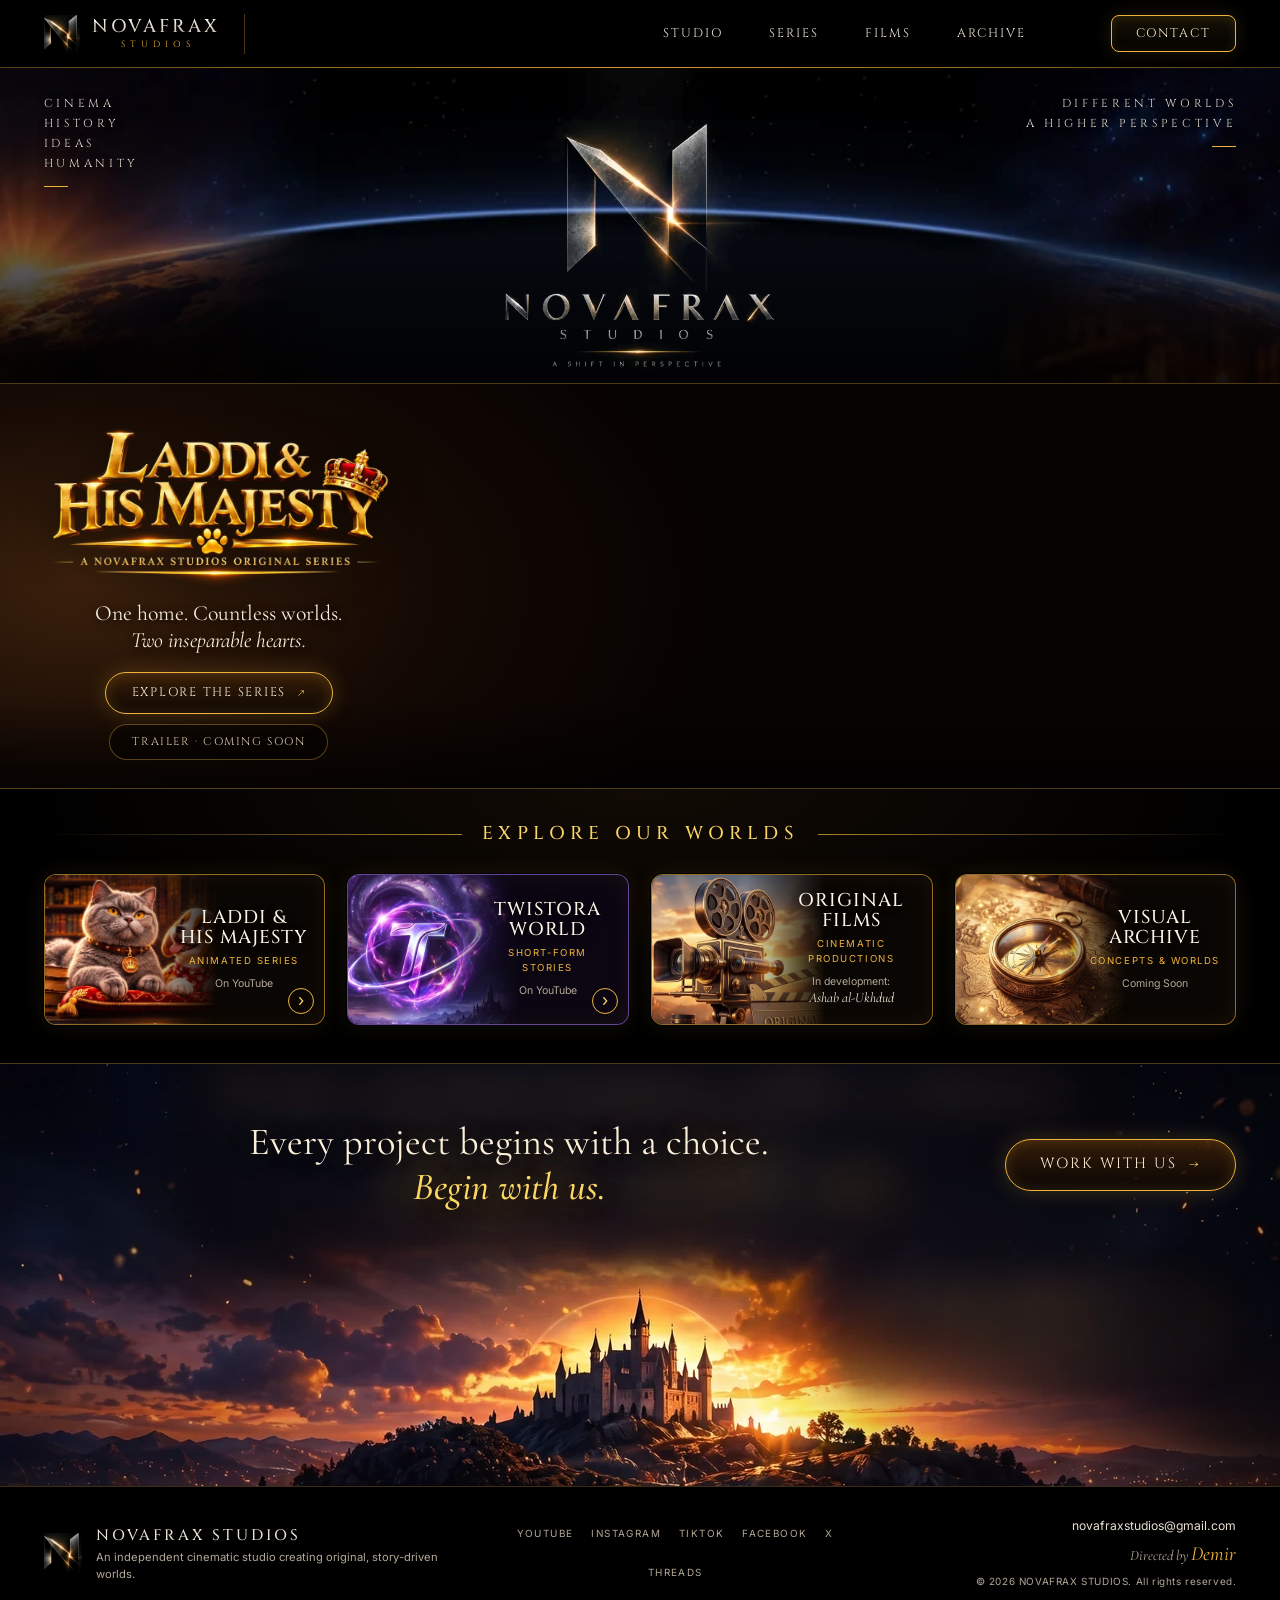
<file: index.html>
<!DOCTYPE html>
<html lang="en" dir="ltr">
<head>
  <meta charset="utf-8">
  <meta name="viewport" content="width=device-width,initial-scale=1,viewport-fit=cover">
  <title>NOVAFRAX STUDIOS — A Shift in Perspective</title>
  <meta name="description" content="NOVAFRAX STUDIOS is an independent cinematic studio creating original, story-driven worlds: LADDI &amp; HIS MAJESTY, Twistora World, Original Films and the Visual Archive.">
  <meta name="theme-color" content="#000000">
  <meta property="og:title" content="NOVAFRAX STUDIOS">
  <meta property="og:description" content="A Shift in Perspective. Original series, films and visual worlds.">
  <meta property="og:type" content="website">
  <meta property="og:url" content="https://novafraxstudios.com/">
  <meta property="og:image" content="https://novafraxstudios.com/assets/img/og-novafrax-1200x630.jpg">
  <meta property="og:image:width" content="1200">
  <meta property="og:image:height" content="630">
  <meta property="og:image:alt" content="NOVAFRAX STUDIOS — A Shift in Perspective">
  <meta property="og:site_name" content="NOVAFRAX STUDIOS">
  <meta property="og:locale" content="en_US">
  <meta name="twitter:card" content="summary_large_image">
  <meta name="twitter:title" content="NOVAFRAX STUDIOS">
  <meta name="twitter:description" content="A Shift in Perspective. Original series, films and visual worlds.">
  <meta name="twitter:image" content="https://novafraxstudios.com/assets/img/og-novafrax-1200x630.jpg">
  <link rel="canonical" href="https://novafraxstudios.com/">
  <link rel="icon" href="favicon.ico" sizes="any">
  <link rel="apple-touch-icon" href="assets/img/apple-touch-icon.png">
  <link rel="preload" as="image" href="assets/comp/horizon-1920.webp" imagesrcset="assets/comp/horizon-768.webp 768w, assets/comp/horizon-1280.webp 1280w, assets/comp/horizon-1920.webp 1920w, assets/comp/horizon-2560.webp 2560w" imagesizes="100vw" fetchpriority="high">
  <link rel="preconnect" href="https://fonts.googleapis.com">
  <link rel="preconnect" href="https://fonts.gstatic.com" crossorigin>
  <link href="https://fonts.googleapis.com/css2?family=Cinzel:wght@400;500;600&amp;family=Cormorant+Garamond:ital,wght@0,400;0,500;1,400;1,500&amp;family=Inter:wght@300;400;500&amp;display=swap" rel="stylesheet">
  <link rel="stylesheet" href="assets/comp.css">
  <script type="application/ld+json">{"@context":"https://schema.org","@type":"Organization","name":"NOVAFRAX STUDIOS","url":"https://novafraxstudios.com/","logo":"https://novafraxstudios.com/assets/img/novafrax-mark.webp","email":"novafraxstudios@gmail.com","sameAs":["https://www.youtube.com/@NovafraxStudios","https://instagram.com/novafraxstudios","https://tiktok.com/@novafraxstudios","https://www.facebook.com/novafraxstudios/","https://x.com/novafraxstudios","https://www.threads.com/@novafraxstudios"]}</script>
</head>
<body>
  <a class="skip" href="#main">Skip to content</a>
  <header class="hdr">
    <a class="hdr-brand" href="#top" aria-label="NOVAFRAX STUDIOS — home">
      <img src="assets/img/novafrax-n-120.webp" alt="" width="114" height="120">
      <span class="hdr-word"><b>NOVAFRAX</b><small>STUDIOS</small></span>
    </a>
    <nav class="hdr-nav" id="menu" aria-label="Primary navigation">
      <a href="#top">Studio</a>
      <a href="#laddi">Series</a>
      <a href="#films">Films</a>
      <a href="#archive">Archive</a>
      <a class="hdr-contact" href="#contact">Contact</a>
    </nav>
    <button class="hdr-burger" type="button" aria-label="Open navigation" aria-controls="menu" aria-expanded="false"><span></span><span></span><span></span></button>
  </header>

  <main id="main">
    <section class="hero" id="top" aria-label="NOVAFRAX STUDIOS">
      <img class="hero-bg" src="assets/comp/horizon-1920.webp" srcset="assets/comp/horizon-768.webp 768w, assets/comp/horizon-1280.webp 1280w, assets/comp/horizon-1920.webp 1920w, assets/comp/horizon-2560.webp 2560w" sizes="100vw" width="1920" height="293" alt="" fetchpriority="high">
      <h1 class="sr-only">NOVAFRAX STUDIOS — A Shift in Perspective</h1>
      <ul class="hero-side hero-left"><li>Cinema</li><li>History</li><li>Ideas</li><li>Humanity</li></ul>
      <img class="hero-mark" src="assets/img/novafrax-mark.webp" alt="NOVAFRAX STUDIOS — A Shift in Perspective" width="640" height="640">
      <p class="hero-side hero-right">Different worlds<br>A higher perspective</p>
    </section>

    <section class="laddi" id="laddi" aria-label="LADDI &amp; HIS MAJESTY">
      <picture class="laddi-art">
        <source media="(max-width: 760px)" srcset="assets/comp/laddi-mobile-768.webp 768w, assets/comp/laddi-mobile-1080.webp 1080w" sizes="100vw" width="1080" height="624">
        <img src="assets/comp/laddi-1920.webp" srcset="assets/comp/laddi-1280.webp 1280w, assets/comp/laddi-1920.webp 1920w" sizes="78vw" width="1920" height="630" alt="Tom the grey British Shorthair rests on his red velvet cushion beside Laddi the Cavalier puppy, with Athena the owl, Bubbles the hamster and the mice beside the magic book in the old library." decoding="async">
      </picture>
      <div class="laddi-copy">
        <h2 class="laddi-title"><img src="assets/img/laddi-title-900.webp" srcset="assets/img/laddi-title-900.webp 900w, assets/img/laddi-title-1774.webp 1774w" sizes="(max-width:760px) 82vw, 420px" width="900" height="450" alt="LADDI &amp; HIS MAJESTY — A Novafrax Studios Original Series"></h2>
        <p class="laddi-tag">One home. Countless worlds.<br><em>Two inseparable hearts.</em></p>
        <div class="laddi-actions">
          <a class="pill pill-gold" href="https://www.youtube.com/@NovafraxStudios" target="_blank" rel="noopener noreferrer">Explore the Series <span aria-hidden="true">↗</span></a>
          <p class="pill pill-quiet">Trailer · Coming Soon</p>
        </div>
      </div>
    </section>

    <section class="worlds" id="worlds" aria-labelledby="worlds-h">
      <h2 class="rule-h" id="worlds-h"><span>Explore Our Worlds</span></h2>
      <div class="cards">
        <a class="card" href="https://www.youtube.com/@NovafraxStudios" target="_blank" rel="noopener noreferrer">
          <img class="card-art art-laddi" src="assets/comp/laddi-card-480.webp" srcset="assets/comp/laddi-card-480.webp 480w, assets/comp/laddi-card-768.webp 768w" sizes="(max-width:760px) 52vw, 14vw" width="480" height="305" alt="" loading="lazy" decoding="async">
          <span class="card-copy"><b class="card-name">LADDI &amp;<br>His Majesty</b><span class="card-kind">Animated Series</span><span class="card-meta">On YouTube</span></span>
          <span class="card-go" aria-hidden="true">›</span>
        </a>
        <a class="card card-twistora" id="twistora" href="https://www.youtube.com/@TwistoraMediaOfficial" target="_blank" rel="noopener noreferrer">
          <img class="card-art" src="assets/comp/twistora-480.webp" srcset="assets/comp/twistora-480.webp 480w, assets/comp/twistora-768.webp 768w" sizes="(max-width:760px) 52vw, 14vw" width="480" height="478" alt="" loading="lazy" decoding="async">
          <span class="card-copy"><b class="card-name">Twistora<br>World</b><span class="card-kind">Short-Form Stories</span><span class="card-meta">On YouTube</span></span>
          <span class="card-go" aria-hidden="true">›</span>
        </a>
        <div class="card" id="films">
          <img class="card-art art-films" src="assets/comp/films-480.webp" srcset="assets/comp/films-480.webp 480w, assets/comp/films-768.webp 768w" sizes="(max-width:760px) 52vw, 14vw" width="480" height="584" alt="" loading="lazy" decoding="async">
          <span class="card-copy"><b class="card-name">Original<br>Films</b><span class="card-kind">Cinematic Productions</span><span class="card-meta">In development:<br><em>Ashab al-Ukhdud</em></span></span>
        </div>
        <div class="card" id="archive">
          <img class="card-art" src="assets/comp/archive-480.webp" srcset="assets/comp/archive-480.webp 480w, assets/comp/archive-768.webp 768w" sizes="(max-width:760px) 52vw, 14vw" width="480" height="504" alt="" loading="lazy" decoding="async">
          <span class="card-copy"><b class="card-name">Visual<br>Archive</b><span class="card-kind">Concepts &amp; Worlds</span><span class="card-meta">Coming Soon</span></span>
        </div>
      </div>
    </section>

    <section class="closing" id="contact" aria-labelledby="closing-h">
      <img class="closing-bg" src="assets/comp/closing-1920.webp" srcset="assets/comp/closing-768.webp 768w, assets/comp/closing-1280.webp 1280w, assets/comp/closing-1920.webp 1920w" sizes="100vw" width="1920" height="1072" alt="" loading="lazy" decoding="async">
      <div class="closing-copy">
        <h2 id="closing-h">Every project begins with a choice.<br><em>Begin with us.</em></h2>
        <a class="pill pill-gold pill-lg" href="mailto:novafraxstudios@gmail.com">Work With Us <span aria-hidden="true">→</span></a>
      </div>
    </section>
  </main>

  <footer class="ftr">
    <div class="ftr-brand"><img src="assets/img/novafrax-n-120.webp" alt="" width="57" height="60"><span><b>NOVAFRAX STUDIOS</b><small>An independent cinematic studio creating original, story-driven worlds.</small></span></div>
    <nav class="ftr-social" aria-label="Social">
      <a href="https://www.youtube.com/@NovafraxStudios" target="_blank" rel="noopener noreferrer">YouTube</a>
      <a href="https://instagram.com/novafraxstudios" target="_blank" rel="noopener noreferrer">Instagram</a>
      <a href="https://tiktok.com/@novafraxstudios" target="_blank" rel="noopener noreferrer">TikTok</a>
      <a href="https://www.facebook.com/novafraxstudios/" target="_blank" rel="noopener noreferrer">Facebook</a>
      <a href="https://x.com/novafraxstudios" target="_blank" rel="noopener noreferrer">X</a>
      <a href="https://www.threads.com/@novafraxstudios" target="_blank" rel="noopener noreferrer">Threads</a>
    </nav>
    <div class="ftr-end">
      <a class="ftr-mail" href="mailto:novafraxstudios@gmail.com">novafraxstudios@gmail.com</a>
      <p class="ftr-sign">Directed by <em>Demir</em></p>
      <p class="ftr-copy">© 2026 NOVAFRAX STUDIOS. All rights reserved.</p>
    </div>
  </footer>
  <script src="assets/ddv1.js"></script>
</body>
</html>
</file>
<file: assets/comp.css>
/* NOVAFRAX STUDIOS — home, comp style (Demir comps 2026-11-23). Black + metallic gold. */
:root{--gold:#EFB33C;--gold-hi:#FAD663;--gold-sh:#C36707;--cream:#FAEBD3;--bone:#e8dfd1;--muted:#b3a897;--line:rgba(239,179,60,.32);
  --display:Cinzel,"Cormorant Garamond",Georgia,serif;--serif:"Cormorant Garamond",Georgia,serif;--sans:Inter,Arial,sans-serif;--hdr:68px;--pad:clamp(18px,3.4vw,56px)}
*{box-sizing:border-box}
html{scroll-behavior:smooth;background:#000}
body{margin:0;background:#000;color:var(--bone);font-family:var(--sans);line-height:1.55;overflow-x:hidden;-webkit-font-smoothing:antialiased}
img{display:block;max-width:100%}
a{color:inherit}
section[id],.card[id]{scroll-margin-top:calc(var(--hdr) + 12px)}
.sr-only{position:absolute!important;width:1px;height:1px;margin:-1px;overflow:hidden;clip:rect(0,0,0,0);white-space:nowrap;border:0}
.skip{position:fixed;z-index:200;left:16px;top:10px;transform:translateY(-200%);padding:10px 16px;background:var(--gold);color:#000;text-decoration:none;font-size:.7rem;letter-spacing:.14em}
.skip:focus{transform:none}
:focus-visible{outline:1px solid var(--gold-hi);outline-offset:4px}

/* header */
.hdr{position:fixed;z-index:100;inset:0 0 auto;height:var(--hdr);padding:0 var(--pad);display:grid;grid-template-columns:auto 1fr;align-items:center;gap:24px;background:linear-gradient(#000000f2,#000000d0);border-bottom:1px solid rgba(239,179,60,.35);backdrop-filter:blur(8px)}
.hdr:after{content:"";position:absolute;left:0;right:0;bottom:-1px;height:1px;background:linear-gradient(90deg,transparent,var(--gold) 50%,transparent);opacity:.8}
.hdr-brand{display:flex;align-items:center;gap:12px;text-decoration:none;padding-right:24px;border-right:1px solid rgba(239,179,60,.3);height:40px}
.hdr-brand img{height:38px;width:auto}
.hdr-word{display:flex;flex-direction:column;line-height:1;font-family:var(--display)}
.hdr-word b{font-weight:500;font-size:1.15rem;letter-spacing:.16em;background:linear-gradient(180deg,#fbf6ec,#bdb4a6);-webkit-background-clip:text;background-clip:text;color:transparent}
.hdr-word small{margin-top:4px;font-size:.56rem;letter-spacing:.55em;color:var(--gold);text-align:center;padding-left:.5em}
.hdr-nav{display:flex;align-items:center;justify-content:flex-end;gap:clamp(22px,3.6vw,56px)}
.hdr-nav a{font-family:var(--display);font-size:.78rem;letter-spacing:.16em;text-transform:uppercase;text-decoration:none;color:#ece3d4;transition:color .3s}
.hdr-nav a:hover{color:var(--gold-hi)}
.hdr-nav .hdr-contact{margin-left:clamp(8px,3vw,48px);padding:8px 24px;border:1px solid var(--gold);border-radius:8px;color:var(--cream);background:linear-gradient(180deg,rgba(239,179,60,.10),rgba(0,0,0,.2));box-shadow:0 0 18px rgba(239,179,60,.14),inset 0 0 12px rgba(239,179,60,.12)}
.hdr-burger{display:none}

/* hero: photographic horizon + official mark */
.hero{position:relative;height:clamp(380px,30vw,470px);padding-top:var(--hdr);overflow:hidden;display:grid;grid-template-columns:1fr auto 1fr;align-items:center;border-bottom:1px solid var(--line)}
.hero-bg{position:absolute;inset:var(--hdr) 0 0;width:100%;height:calc(100% - var(--hdr));object-fit:cover;object-position:50% 40%}
.hero:after{content:"";position:absolute;inset:auto 0 0;height:40%;background:linear-gradient(transparent,#000c);pointer-events:none}
.hero-mark{position:relative;z-index:2;grid-column:2;height:min(calc(100% - 4px),360px);width:auto;mix-blend-mode:screen}
.hero-side{position:relative;z-index:2;align-self:start;margin:clamp(16px,2vw,30px) 0 0;padding:0;list-style:none;font-family:var(--display);font-size:.72rem;line-height:1.75;letter-spacing:.32em;text-transform:uppercase;color:#e2d9ca;text-shadow:0 1px 8px #000}
.hero-side:after{content:"";display:block;width:24px;height:1px;margin-top:12px;background:var(--gold)}
.hero-left{justify-self:start;padding-left:var(--pad)}
.hero-right{justify-self:end;text-align:right;padding-right:var(--pad)}
.hero-right:after{margin-left:auto}

/* LADDI flagship band */
.laddi{position:relative;display:flex;align-items:center;min-height:clamp(360px,27vw,520px);overflow:hidden;border-bottom:1px solid var(--line);
  background:radial-gradient(ellipse 50% 90% at 6% 50%,#3a200c 0%,#140904 55%,#070302 100%)}
.laddi-art{position:absolute;inset:0 0 0 22%}
.laddi-art img{width:100%;height:100%;object-fit:cover;object-position:60% 50%;-webkit-mask-image:linear-gradient(90deg,transparent 0,#000 16%);mask-image:linear-gradient(90deg,transparent 0,#000 16%)}
.laddi:after{content:"";position:absolute;inset:auto 0 0;height:22%;background:linear-gradient(transparent,#000a);pointer-events:none}
.laddi-copy{position:relative;z-index:2;width:clamp(300px,29vw,460px);margin-left:clamp(14px,2.6vw,44px);padding:28px 0;display:flex;flex-direction:column;align-items:center;text-align:center}
.laddi-title{margin:0;width:100%;line-height:0}
.laddi-title img{width:100%;height:auto;filter:drop-shadow(0 6px 18px rgba(0,0,0,.7))}
.laddi-tag{margin:2px 0 18px;font-family:var(--serif);font-size:clamp(1.25rem,1.7vw,1.6rem);line-height:1.25;color:#f6ede0;text-shadow:0 2px 10px #000}
.laddi-tag em{color:var(--cream)}
.laddi-actions{display:flex;flex-direction:column;align-items:center;gap:10px}
.pill{display:inline-flex;align-items:center;justify-content:center;gap:12px;margin:0;padding:9px 26px;min-height:42px;border-radius:999px;font-family:var(--display);font-size:.78rem;letter-spacing:.14em;text-transform:uppercase;text-decoration:none}
.pill-gold{border:1px solid var(--gold);color:var(--cream);background:linear-gradient(180deg,rgba(60,32,8,.85),rgba(10,5,2,.85));box-shadow:0 0 22px rgba(239,179,60,.22),inset 0 0 14px rgba(239,179,60,.18);transition:box-shadow .3s,border-color .3s}
.pill-gold:hover{border-color:var(--gold-hi);box-shadow:0 0 30px rgba(239,179,60,.4),inset 0 0 16px rgba(239,179,60,.25)}
.pill-gold span{color:var(--gold-hi)}
.pill-quiet{border:1px solid rgba(239,179,60,.35);color:#d8c9ad;background:rgba(0,0,0,.45);font-size:.7rem;min-height:36px;padding:7px 22px;cursor:default}

/* worlds */
.worlds{padding:clamp(22px,2.4vw,34px) var(--pad) clamp(30px,3vw,46px);background:radial-gradient(ellipse 70% 100% at 50% 0%,#120b05,#000 70%)}
.rule-h{margin:0 0 clamp(18px,2vw,28px);display:flex;align-items:center;gap:20px;font-family:var(--display);font-weight:500;font-size:clamp(1rem,1.45vw,1.3rem);letter-spacing:.28em;text-transform:uppercase;color:var(--gold-hi)}
.rule-h:before,.rule-h:after{content:"";flex:1;height:1px;background:linear-gradient(90deg,transparent,rgba(239,179,60,.7))}
.rule-h:after{background:linear-gradient(90deg,rgba(239,179,60,.7),transparent)}
.cards{display:grid;grid-template-columns:repeat(4,1fr);gap:clamp(14px,1.7vw,26px);max-width:1360px;margin:0 auto}
.card{position:relative;display:grid;grid-template-columns:46% 1fr;align-items:center;min-height:clamp(140px,11vw,176px);overflow:hidden;text-decoration:none;border:1px solid rgba(239,179,60,.6);border-radius:12px;background:#0a0603;
  box-shadow:0 0 0 1px #000,0 0 22px rgba(239,179,60,.10),inset 0 0 24px rgba(239,179,60,.06);transition:transform .35s,box-shadow .35s,border-color .35s}
.card-twistora{border-color:rgba(176,120,255,.55);background:#0b0612}
a.card:hover{transform:translateY(-2px);border-color:var(--gold-hi);box-shadow:0 10px 30px rgba(239,179,60,.18)}
.card-art{position:absolute;inset:0 auto 0 0;width:62%;height:100%;object-fit:cover;-webkit-mask-image:linear-gradient(90deg,#000 55%,transparent);mask-image:linear-gradient(90deg,#000 55%,transparent)}
.card-copy{grid-column:2;position:relative;z-index:1;display:flex;flex-direction:column;align-items:center;text-align:center;padding:16px 14px 16px 4px}
.card-name{font-family:var(--display);font-weight:500;font-size:clamp(1.05rem,1.45vw,1.4rem);line-height:1.08;letter-spacing:.05em;text-transform:uppercase;color:#fbf3e5;text-shadow:0 2px 10px #000}
.card-kind{margin-top:6px;font-size:.6rem;letter-spacing:.16em;text-transform:uppercase;color:var(--gold)}
.card-meta{margin-top:8px;font-size:.66rem;line-height:1.35;color:var(--muted)}
.card-meta em{font-family:var(--serif);font-size:.86rem;color:#efe5d6}
.card-go{position:absolute;right:10px;bottom:10px;z-index:1;display:grid;place-items:center;width:26px;height:26px;border:1px solid var(--gold);border-radius:50%;color:var(--gold-hi);font-size:1.05rem;line-height:1}

/* closing CTA */
.closing{position:relative;min-height:clamp(420px,33vw,540px);display:flex;align-items:flex-start;overflow:hidden;border-top:1px solid var(--line)}
.closing-bg{position:absolute;inset:0;width:100%;height:100%;object-fit:cover;object-position:50% 34%}
.closing:before{content:"";position:absolute;inset:0;z-index:1;background:linear-gradient(90deg,rgba(0,0,0,.25),transparent 40%,transparent 60%,rgba(0,0,0,.35))}
.closing-copy{position:relative;z-index:2;width:100%;max-width:1360px;margin:0 auto;padding:clamp(44px,4.4vw,72px) var(--pad) 40px;display:grid;grid-template-columns:1fr auto;align-items:center;gap:30px}
.closing h2{margin:0;font-family:var(--serif);font-weight:400;font-size:clamp(1.8rem,3vw,2.9rem);line-height:1.15;color:#fbefd9;text-align:center;text-shadow:0 2px 22px #000,0 0 30px rgba(239,179,60,.22)}
.closing h2 em{font-weight:500;color:var(--gold-hi)}
.pill-lg{padding:12px 34px;font-size:.92rem;min-height:52px}

/* footer */
.ftr{display:grid;grid-template-columns:1.2fr 1fr 1fr;gap:32px;align-items:center;padding:30px var(--pad);border-top:1px solid rgba(239,179,60,.25);background:#000;font-size:.72rem;color:var(--muted)}
.ftr-brand{display:flex;align-items:center;gap:14px}
.ftr-brand img{height:40px;width:auto}
.ftr-brand b{display:block;font-family:var(--display);font-weight:500;font-size:.95rem;letter-spacing:.2em;color:#e9e1d4}
.ftr-brand small{display:block;margin-top:2px;font-size:.7rem;line-height:1.5}
.ftr-social{display:flex;flex-wrap:wrap;justify-content:center;gap:6px 18px}
.ftr-social a{padding:9px 0;text-decoration:none;letter-spacing:.14em;text-transform:uppercase;font-size:.62rem;transition:color .3s}
.ftr-mail{text-decoration:none;font-size:.76rem;color:var(--bone)}
.ftr-social a:hover,.ftr-mail:hover{color:var(--gold-hi)}
.ftr-end{text-align:right}.ftr-end p{margin:4px 0 0}
.ftr-sign{font-family:var(--serif);font-style:italic;font-size:.9rem}.ftr-sign em{font-size:1.25rem;color:var(--gold)}
.ftr-copy{font-size:.62rem;letter-spacing:.06em}

/* 404 */
.error-page{min-height:100svh;background:#000}
.error-main{min-height:100svh;max-width:760px;margin:auto;padding:30px 24px 64px;display:flex;flex-direction:column;align-items:center;justify-content:center;text-align:center}
.error-mark{width:min(56vw,260px);height:auto}
.error-code{margin:12px 0 0;color:var(--gold);font-size:.8rem;letter-spacing:.3em}
.error-main h1{font-family:var(--serif);font-weight:400;font-size:clamp(2rem,4vw,3rem);line-height:1.15;margin:20px 0 8px}
.error-main>p:not(.error-code){color:var(--muted);font-size:.9rem;margin-bottom:30px}

/* tablet */
@media (max-width:1180px){
  .cards{grid-template-columns:repeat(2,1fr)}
  .card{min-height:170px}
  .hdr-nav{gap:22px}.hdr-nav .hdr-contact{margin-left:6px}
  .ftr{grid-template-columns:1fr;text-align:center}.ftr-brand{justify-content:center}.ftr-end{text-align:center}
}
@media (max-width:1000px) and (min-width:761px){.laddi-art{left:30%}.hero-side{font-size:.6rem}}

/* mobile: its own stacked composition */
@media (max-width:760px){
  :root{--hdr:62px}
  .hdr{grid-template-columns:1fr auto;gap:12px;background:#000;backdrop-filter:none}
  .hdr-brand{border-right:0;padding-right:0}.hdr-brand img{height:32px}
  .hdr-word b{font-size:.98rem}
  .hdr-burger{display:flex;flex-direction:column;justify-content:center;gap:6px;width:44px;height:44px;padding:10px;border:1px solid rgba(239,179,60,.45);border-radius:8px;background:none;cursor:pointer}
  .hdr-burger span{display:block;height:1px;background:var(--gold);transition:transform .3s,opacity .3s}
  .hdr-burger[aria-expanded=true] span:nth-child(1){transform:translateY(7px) rotate(45deg)}
  .hdr-burger[aria-expanded=true] span:nth-child(2){opacity:0}
  .hdr-burger[aria-expanded=true] span:nth-child(3){transform:translateY(-7px) rotate(-45deg)}
  .hdr-nav{position:fixed;inset:var(--hdr) 0 auto;flex-direction:column;align-items:center;gap:0;padding:12px 24px 24px;max-height:calc(100dvh - var(--hdr));overflow:auto;
    background:radial-gradient(ellipse at 50% 0%,rgba(195,103,7,.16),transparent 60%),#000;border-bottom:1px solid var(--line);opacity:0;visibility:hidden;transform:translateY(-8px);transition:opacity .3s,transform .3s,visibility .3s}
  .hdr-nav.open{opacity:1;visibility:visible;transform:none}
  .hdr-nav a{width:100%;max-width:340px;min-height:48px;padding:10px 0;text-align:center;font-size:1.02rem;border-bottom:1px solid rgba(239,179,60,.14)}
  .hdr-nav .hdr-contact{margin:14px 0 0;padding:10px;border:1px solid var(--gold)}

  .hero{height:auto;grid-template-columns:1fr;justify-items:center;padding:var(--hdr) 0 0}
  .hero-bg{object-position:50% 46%}
  .hero-mark{grid-column:1;grid-row:1;width:min(80vw,330px);height:auto;margin:12px 0 0}
  .hero-side{grid-row:2;align-self:auto;margin:0;padding:0!important;text-align:center;justify-self:center;font-size:.6rem;letter-spacing:.26em}
  .hero-side:after{display:none}
  .hero-left{display:flex;flex-wrap:wrap;justify-content:center;gap:0 12px;margin-top:4px}
  .hero-left li+li:before{content:"·";margin-right:12px;color:var(--gold)}
  .hero-right{grid-row:3;margin:6px 0 30px;color:#c9bfaf}

  .laddi{flex-direction:column;min-height:0;background:radial-gradient(ellipse 90% 60% at 50% 30%,#2e1909,#080402 75%)}
  .laddi-art{position:relative;inset:auto;order:2;width:100%;aspect-ratio:1080/624}
  .laddi-art img{-webkit-mask-image:linear-gradient(#000 70%,transparent);mask-image:linear-gradient(#000 70%,transparent)}
  .laddi:after{display:none}
  .laddi-copy{display:contents}
  .laddi-title{order:1;width:min(84vw,380px);margin:22px auto 0}
  .laddi-tag{order:3;margin:-6px 20px 16px;font-size:1.35rem}
  .laddi-actions{order:4;margin-bottom:30px}

  .worlds{padding:26px 16px 34px}
  .rule-h{gap:12px;font-size:.98rem;letter-spacing:.22em}
  .cards{grid-template-columns:1fr;gap:12px}
  .card{grid-template-columns:48% 1fr;min-height:132px}
  .card-name{font-size:1.2rem}.card-kind{font-size:.62rem}.card-meta{font-size:.72rem}

  .closing{min-height:460px;align-items:flex-start}
  .closing-bg{object-position:50% 50%}
  .closing-copy{grid-template-columns:1fr;justify-items:center;padding:52px 20px 40px;gap:24px}
  .closing h2{font-size:1.85rem}
  .ftr{padding:30px 20px 36px;gap:20px}
  .ftr-social{display:grid;grid-template-columns:repeat(3,auto);justify-content:center;gap:0 26px}.ftr-brand{flex-direction:column;gap:10px}.ftr-social a{min-height:42px;display:inline-flex;align-items:center;font-size:.66rem}
}
@media (prefers-reduced-motion:reduce){*{transition:none!important;scroll-behavior:auto!important}}
.closing h2,.laddi-tag{text-wrap:balance}
.art-laddi{object-position:38% 50%}.art-films{object-position:6% 22%}
</file>
